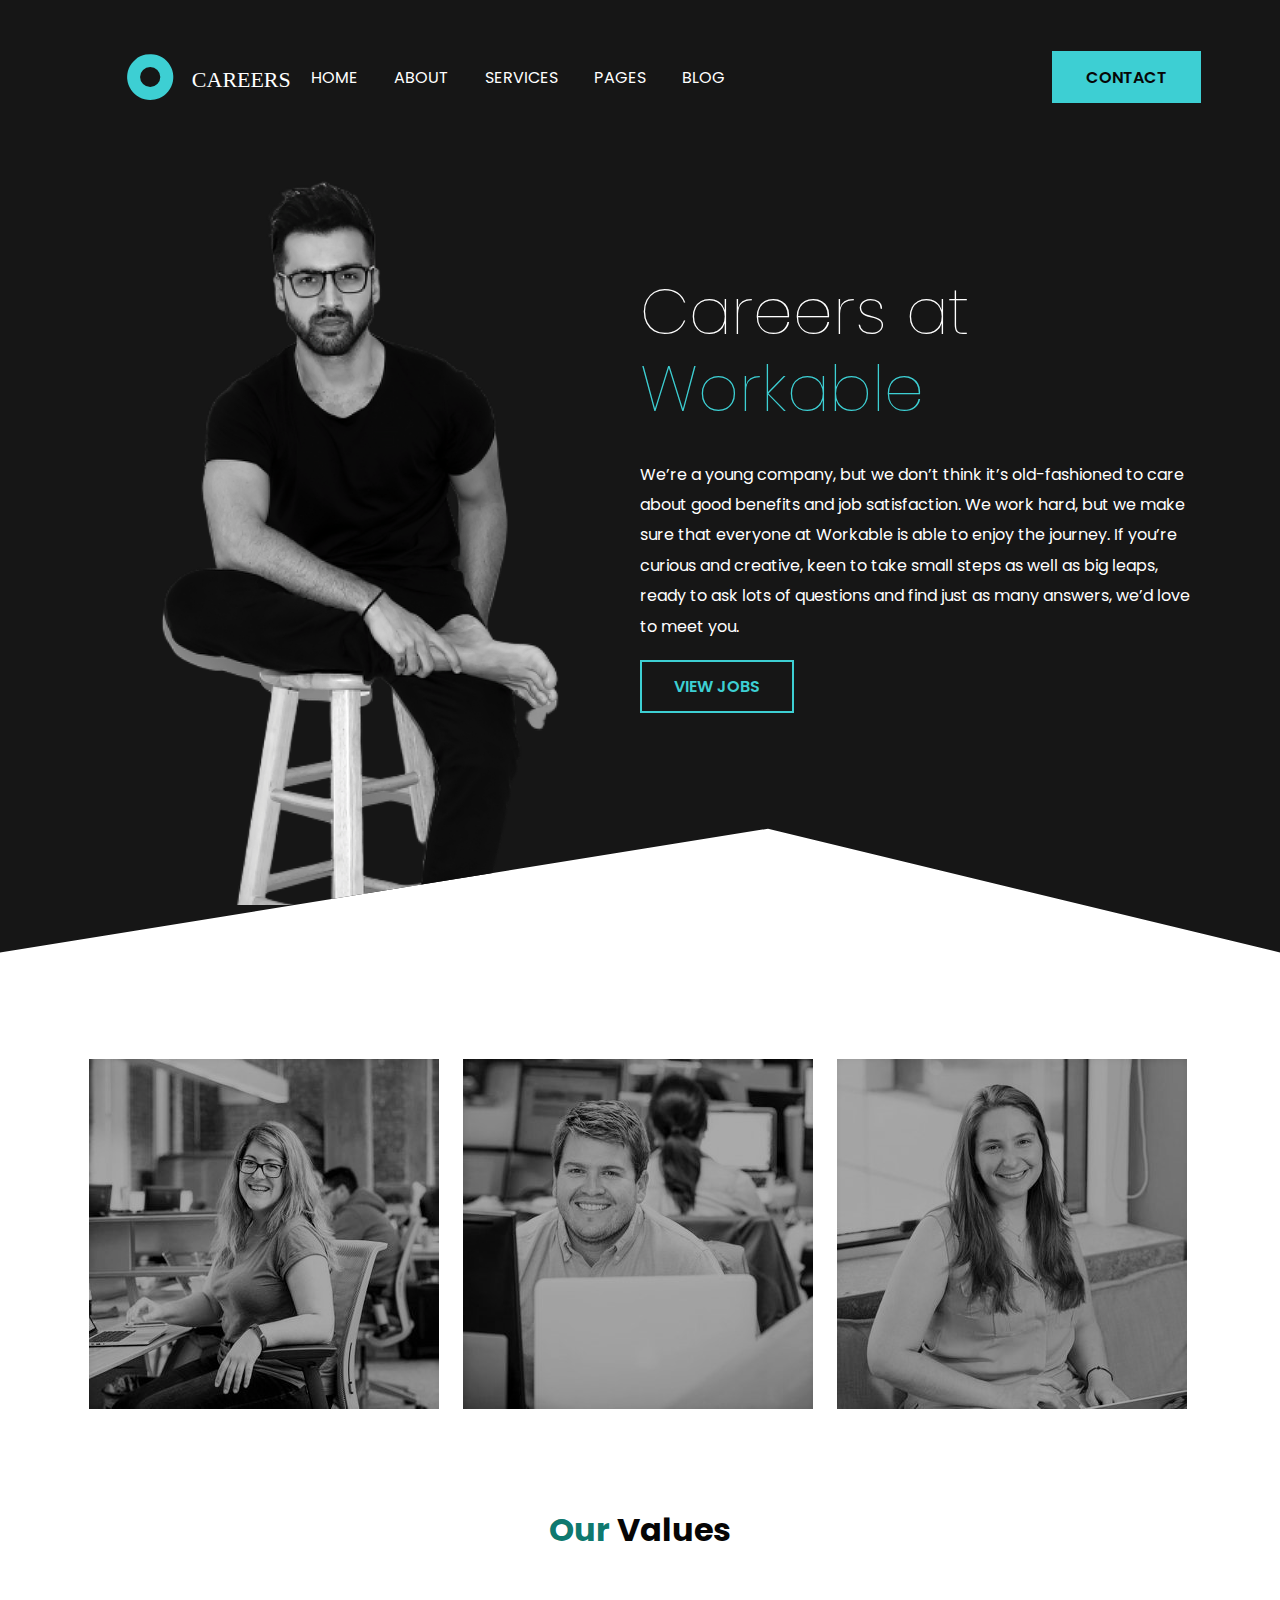
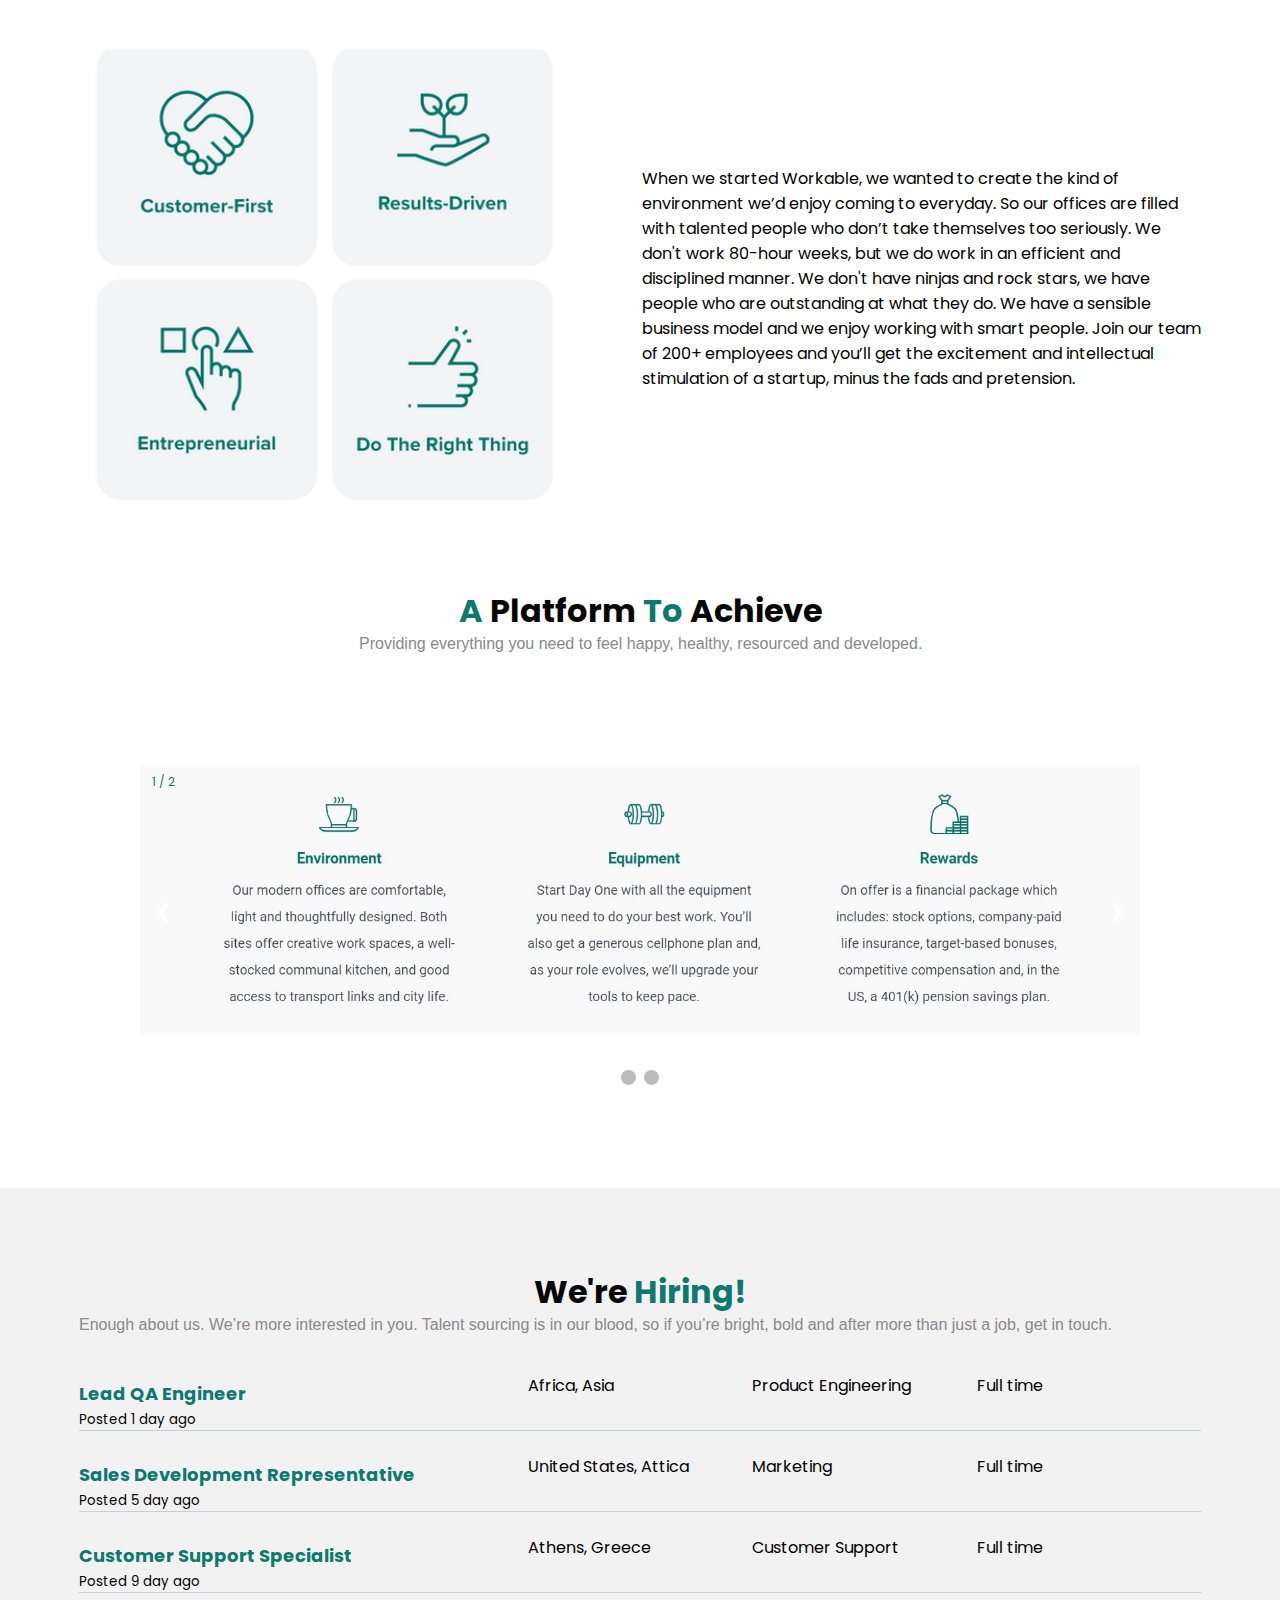
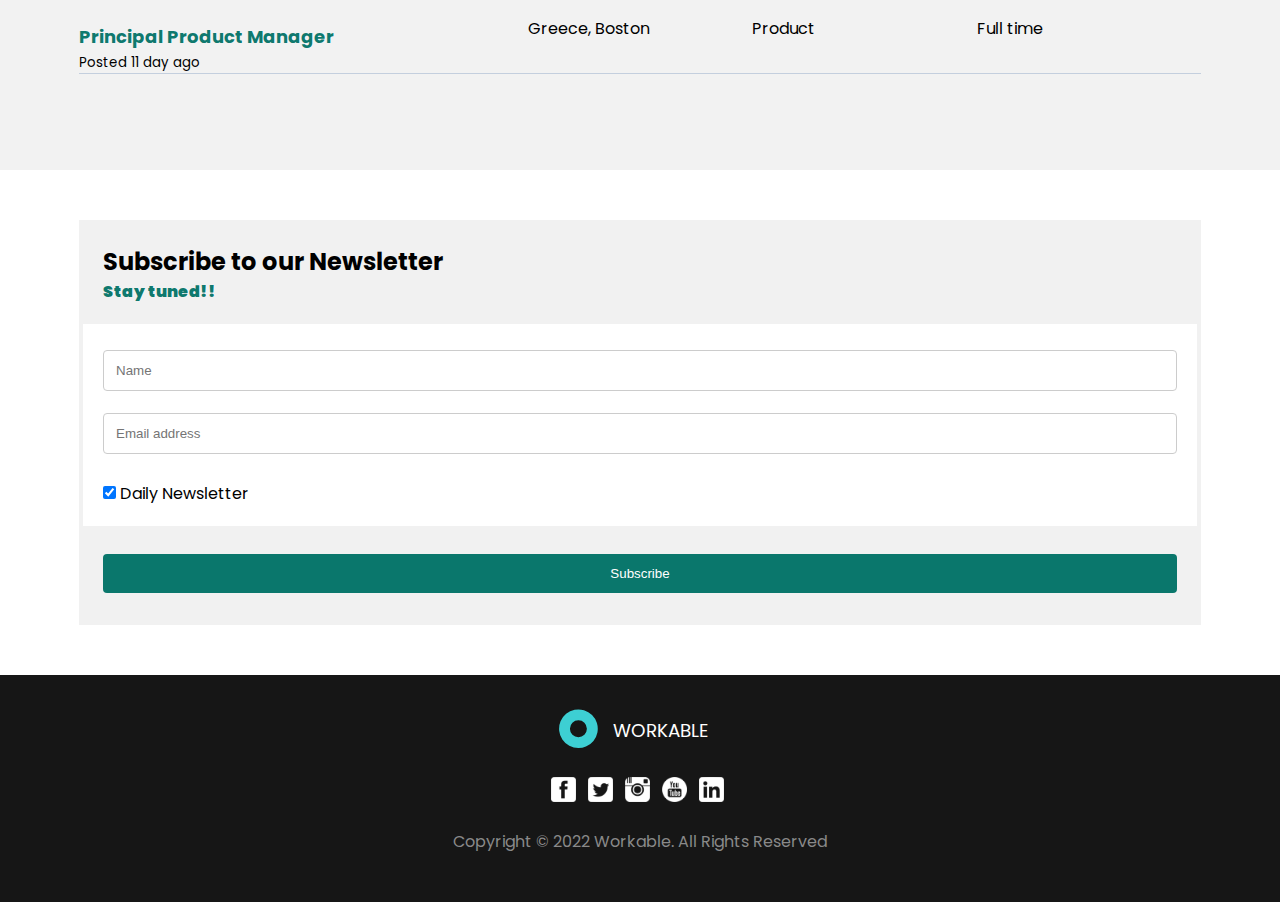
<file: index.html>
<!DOCTYPE html>
<html lang="en">

<head>
    <meta charset="UTF-8">
    <meta http-equiv="X-UA-Compatible" content="IE=edge">
    <meta name="viewport" content="width=device-width, initial-scale=1.0">
    <link rel="stylesheet" href="style.css">
    <link rel="stylesheet" href="util.css">
    <title>Careers</title>
    <link rel="preconnect" href="https://fonts.googleapis.com">
    <link rel="preconnect" href="https://fonts.gstatic.com" crossorigin>
    <link href="https://fonts.googleapis.com/css2?family=Poppins:wght@400;600&display=swap" rel="stylesheet">
    <link rel="stylesheet" href="https://cdnjs.cloudflare.com/ajax/libs/font-awesome/4.7.0/css/font-awesome.min.css">

</head>

<body>
    <!-- Top Navigation Menu -->
    <header>
        <div class="topnav">
            <a href="#home" class="active" style="color: black; background-color: #3DCFD3;">Careers</a>
            <!-- Navigation links (hidden by default) -->
            <div id="myLinks">
                <a href="#">Home</a>
                <a href="#">About</a>
                <a href="#">Services</a>
                <a href="#">Pages</a>
                <a href="#">Blog</a>
            </div>
            <!-- "Hamburger menu" / "Bar icon" to toggle the navigation links -->
            <a href="javascript:void(0);" class="icon" onclick="myFunction()">
                <i class="fa fa-bars"></i>
            </a>
        </div>
        <div class="container">
            <nav id="main-nav" class="flex items-center justify-between">
                <div class="left flex items-center">
                    <div class="branding"></div>
                    <img src="./images/logo.svg" alt="">
                    <div>
                        <a href="#">Home</a>
                        <a href="#">About</a>
                        <a href="#">Services</a>
                        <a href="#">Pages</a>
                        <a href="#">Blog</a>
                    </div>
                </div>
                <div class="right">
                    <a class="btn btn-primary" role="button" href="form.html" style="text-decoration: none;" target="_blank">Contact</a>
                </div>
            </nav>
            <div class="hero flex items-center justify-between">
                <div class="left flex-1 flex justify-center">
                    <img src="./images/man.png" alt=" ">
                </div>
                <div class="right flex-1 ">
                    <h1>Careers at <span>Workable</span></h1>
                    <p>We’re a young company, but we don’t think it’s old-fashioned to care about good benefits and job satisfaction. We work hard, but we make sure that everyone at Workable is able to enjoy the journey. If you’re curious and creative, keen
                        to take small steps as well as big leaps, ready to ask lots of questions and find just as many answers, we’d love to meet you.</p>
                    <div>
                        <a class="btn btn-secondary " role="button " href="#jobs " style="text-decoration: none; ">View jobs</a>
                    </div>
                </div>
            </div>
        </div>
    </header>
    <section class="about ">
        <div class="container ">
            <div>
                <img src="./images/1.jpeg " style="margin: 10px; " alt=" ">
                <img src="./images/2.jpeg " style="margin: 10px; " alt=" ">
                <img src="./images/3.jpeg " style="margin: 10px; " alt=" ">
            </div>
    </section>
    <h1 class="section-heading "><span>Our</span> Values</h1>
    <section class="values ">
        <div class="container flex items-center ">
            <div class="flex-1 ">
                <img class="val " src="./images/11.png " alt=" ">
            </div>
            <div class="flex-1 ">
                <p>When we started Workable, we wanted to create the kind of environment we’d enjoy coming to everyday. So our offices are filled with talented people who don’t take themselves too seriously. We don't work 80-hour weeks, but we do work in
                    an efficient and disciplined manner. We don't have ninjas and rock stars, we have people who are outstanding at what they do. We have a sensible business model and we enjoy working with smart people. Join our team of 200+ employees
                    and you’ll get the excitement and intellectual stimulation of a startup, minus the fads and pretension.</p>
            </div>
        </div>
    </section>
    <div class="container ">
        <h1 class="section-heading">
            <span>A</span> Platform <span>To</span> Achieve</h1>
        <p style="padding-left: 280px; ">
            Providing everything you need to feel happy, healthy, resourced and developed.
        </p>
    </div>
    <section>
        <!-- Slideshow container -->
        <div class=" slideshow-container ">

            <!-- Full-width images with number and caption text -->
            <div class="mySlides fade ">
                <div class="numbertext " style="color: #007166f5; ">1 / 2</div>
                <img src="./images/1.2.jpg " style="width:100% ">
            </div>

            <div class="mySlides fade ">
                <div class="numbertext " style="color: #007166f5; ">2 / 2</div>
                <img src="./images/1.3.jpg " style="width:100% ">
            </div>

            <!-- Next and previous buttons -->
            <a class="prev " onclick="plusSlides(-1) ">&#10094;</a>
            <a class="next " onclick="plusSlides(1) ">&#10095;</a>
        </div>
        <br>

        <!-- The dots/circles -->
        <div style="text-align:center ">
            <span class="dot " onclick="currentSlide(1) "></span>
            <span class="dot " onclick="currentSlide(2) "></span>
        </div>
    </section>
    <section class="work " id="jobs">
        <div class="container ">
            <h1 class="section-heading ">We're <span>Hiring!</span></h1>
            <p>Enough about us. We’re more interested in you. Talent sourcing is in our blood, so if you’re bright, bold and after more than just a job, get in touch.</p>
            <div class="job-list ">
                <ul class="job-ul ">
                    <li class="list ">
                        <a style="color:black " class="list-a " href=#></a>
                        <div>
                            <h2 class="list-h2 ">
                                <span style="color: #007166f5; ">Lead QA Engineer</span>
                            </h2>
                            <small style="display: block; ">
                            Posted 1 day ago
                        </small>
                        </div>
                        <span class="list-span ">Africa, Asia</span>
                        <span>Product Engineering</span>
                        <span>Full time</span>
                    </li>
                    <li class="list ">
                        <a style="color:black " class="list-a " href=#></a>
                        <div>
                            <h2 class="list-h2 ">
                                <span style="color: #007166f5; ">Sales Development Representative</span>
                            </h2>
                            <small style="display: block; ">
                            Posted 5 day ago
                        </small>
                        </div>
                        <span class="list-span ">United States, Attica</span>
                        <span>Marketing</span>
                        <span>Full time</span>
                    </li>
                    <li class="list ">
                        <a style="color:black " class="list-a " href=#></a>
                        <div>
                            <h2 class="list-h2 ">
                                <span style="color: #007166f5; ">Customer Support Specialist</span>
                            </h2>
                            <small style="display: block; ">
                            Posted 9 day ago
                        </small>
                        </div>
                        <span class="list-span ">Athens, Greece</span>
                        <span>Customer Support</span>
                        <span>Full time</span>
                    </li>
                    <li class="list ">
                        <a style="color:black " class="list-a " href=#></a>
                        <div>
                            <h2 class="list-h2 ">
                                <span style="color: #007166f5; ">Principal Product Manager</span>
                            </h2>
                            <small style="display: block; ">
                            Posted 11 day ago
                        </small>
                        </div>
                        <span class="list-span ">Greece, Boston</span>
                        <span>Product</span>
                        <span>Full time</span>
                    </li>
                </ul>
            </div>
            <style>
                .job-list {
                    display: flex;
                    flex-direction: column;
                }
                
                .job-ul {
                    position: relative;
                    line-height: 1.5;
                }
                
                .list {
                    position: relative;
                    display: flex;
                    justify-content: space-between;
                    border-bottom: 1px solid #c4cfde;
                    margin-top: 24px;
                }
                
                .list .list-a {
                    position: absolute;
                    top: 0;
                    right: 0;
                    left: 0;
                    bottom: 0;
                    display: block;
                }
                
                .list>div {
                    flex-basis: 40%;
                }
                
                .list .list-h2 {
                    margin-right: 16px;
                }
                
                .list .list-h2 span {
                    vertical-align: middle;
                    font-size: 0.75em;
                }
                
                .list .list-span {
                    padding-right: 16px;
                }
                
                .list>span {
                    flex-basis: 20%;
                    box-sizing: border-box;
                }
            </style>
        </div>
    </section>
    <section class="container" style="padding-top: 50px; padding-bottom: 50px; ">
        <form action="action_page.php">
            <div class="container-form">
                <h2>Subscribe to our Newsletter</h2>
                <p style="color: #007166f5; font-weight: 900;">Stay tuned!!</p>
            </div>

            <div class="container-form" style="background-color:white">
                <input type="text" placeholder="Name" name="name" required>
                <input type="text" placeholder="Email address" name="mail" required>
                <label>
                <input type="checkbox" checked="checked" name="subscribe"> Daily Newsletter
              </label>
            </div>

            <div class="container-form">
                <input type="submit" value="Subscribe">
            </div>
        </form>
    </section>
    <footer>
        <svg xmlns="http://www.w3.org/2000/svg " width="154.136 " height="43.36 " viewBox="0 0 184.136 46.36 " class="logo " style="margin-right: 0.5rem; ">
                <g id="Logo " transform="translate(-258.98 -51.39) " style="isolation: isolate ">
                  <path id="Layer_14 " data-name="Layer 14 " d="M282.16,97.75a23.108,23.108,0,1,1,9.023-1.822A23.034,23.034,0,0,1,282.16,97.75Zm0-33.3A10.12,10.12,0,1,0,292.28,74.57,10.132,10.132,0,0,0,282.16,64.45Z " fill="#3dcfd3 "/>
                  <text id="Creative " transform="translate(383.116 84.301) " fill="#fff " font-size="22 " font-family="Poppins "><tspan x="-59.248 " y="0 ">WORKABLE</tspan></text>
                </g>
        </svg>
        <div style="padding-right: 5px;">
            <a href="# "><img src="./images/fb1.png " height="25 " width="25 " style="margin: 4px; " alt=" "></a>
            <a href="# "><img src="./images/twitter-3-xl.png " height="25 " width="25 " style="margin: 4px; " alt=" "></a>
            <a href="# "><img src="./images/instagram-xl.png " height="25 " width="25 " style="margin: 4px; " alt=" "></a>
            <a href="# "><img src="./images/youtube-4-xl.png " height="25 " width="25 " style="margin: 4px; " alt=" "></a>
            <a href="# "><img src="./images/linkedin-3-xl.png " height="25 " width="25 " style="margin: 4px; " alt=" "></a>
        </div>
        <div class="copy ">
            Copyright © 2022 Workable. All Rights Reserved
        </div>
    </footer>
    <script>
        var slideIndex = 0;
        showSlides();

        function showSlides() {
            var i;
            var slides = document.getElementsByClassName("mySlides");
            for (i = 0; i < slides.length; i++) {
                slides[i].style.display = "none";
            }
            slideIndex++;
            if (slideIndex > slides.length) {
                slideIndex = 1
            }
            slides[slideIndex - 1].style.display = "block";
            setTimeout(showSlides, 2000); // Change image every 2 seconds
        }
    </script>
    <script>
        /* Toggle between showing and hiding the navigation menu links when the user clicks on the hamburger menu / bar icon */
        function myFunction() {
            var x = document.getElementById("myLinks");
            if (x.style.display === "block") {
                x.style.display = "none";
            } else {
                x.style.display = "block";
            }
        }
    </script>
</body>

</html>
</file>
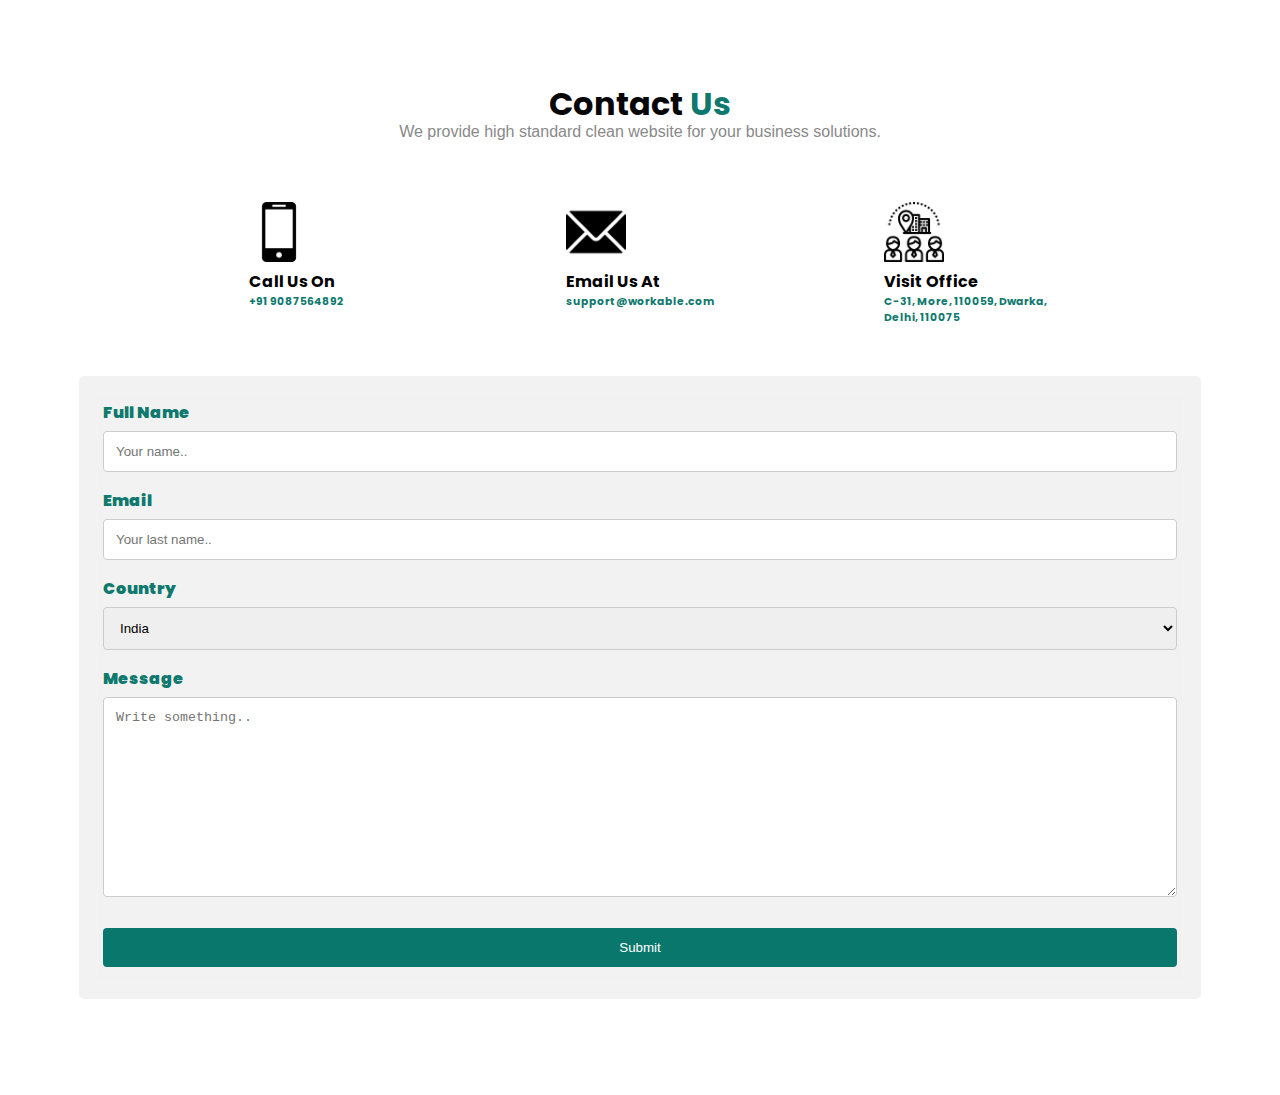
<file: form.html>
<!DOCTYPE html>
<html lang="en">

<head>
    <meta charset="UTF-8">
    <meta http-equiv="X-UA-Compatible" content="IE=edge">
    <meta name="viewport" content="width=device-width, initial-scale=1.0">
    <link rel="stylesheet" href="style.css">
    <link rel="stylesheet" href="util.css">
    <link rel="preconnect" href="https://fonts.gstatic.com" crossorigin>
    <link href="https://fonts.googleapis.com/css2?family=Poppins:wght@400;600&display=swap" rel="stylesheet">
    <link rel="stylesheet" href="https://cdnjs.cloudflare.com/ajax/libs/font-awesome/4.7.0/css/font-awesome.min.css">

    <title>ContactUs</title>
</head>

<body>
    <section class="contact">
        <div class="container">
            <h1 class="section-heading">Contact <span>Us</span></h1>
            <p class="section-heading" style="padding-bottom: 50px;">We provide high standard clean website for your business solutions.</p>
            <div class="card-wrapper" style="padding-bottom: 50px; padding-left: 170px;">
                <div class="card">
                    <img src="./images/cell-phone.png" style="height: 60px; width: 60px;">
                    <h4>Call Us On</h4>
                    <h6 style="color: #007166f5;">+91 9087564892</h6>
                </div>
                <div class="card">
                    <img src="./images/email.png" style="height: 60px; width: 60px;">
                    <h4>Email Us At</h4>
                    <h6 style="color: #007166f5;">support@workable.com</h6>
                </div>
                <div class="card">
                    <img src="./images/visitor.png" style="height: 60px; width: 60px;">
                    <h4>Visit Office</h4>
                    <h6 style="color: #007166f5;">C-31, More, 110059, Dwarka,
                        <br> Delhi, 110075</h6>
                </div>
            </div>
            <div class="container-fo container">
                <form action="action_page.php">

                    <label for="fname" style="color: #007166f5; font-weight: 900;">Full Name</label>
                    <input type="text" id="fname" name="firstname" placeholder="Your name..">

                    <label for="lname" style="color: #007166f5; font-weight: 900;">Email</label>
                    <input type="text" id="lname" name="lastname" placeholder="Your last name..">

                    <label for="country" style="color: #007166f5; font-weight: 900;">Country</label>
                    <select id="country" name="country">
                <option value="australia">India</option>
                <option value="canada">Canada</option>
                <option value="usa">USA</option>
              </select>

                    <label for="subject" style="color: #007166f5; font-weight: 900;">Message</label>
                    <textarea id="subject" name="subject" placeholder="Write something.." style="height:200px"></textarea>

                    <input type="submit" value="Submit">

                </form>
            </div>
</body>

</html>
</file>
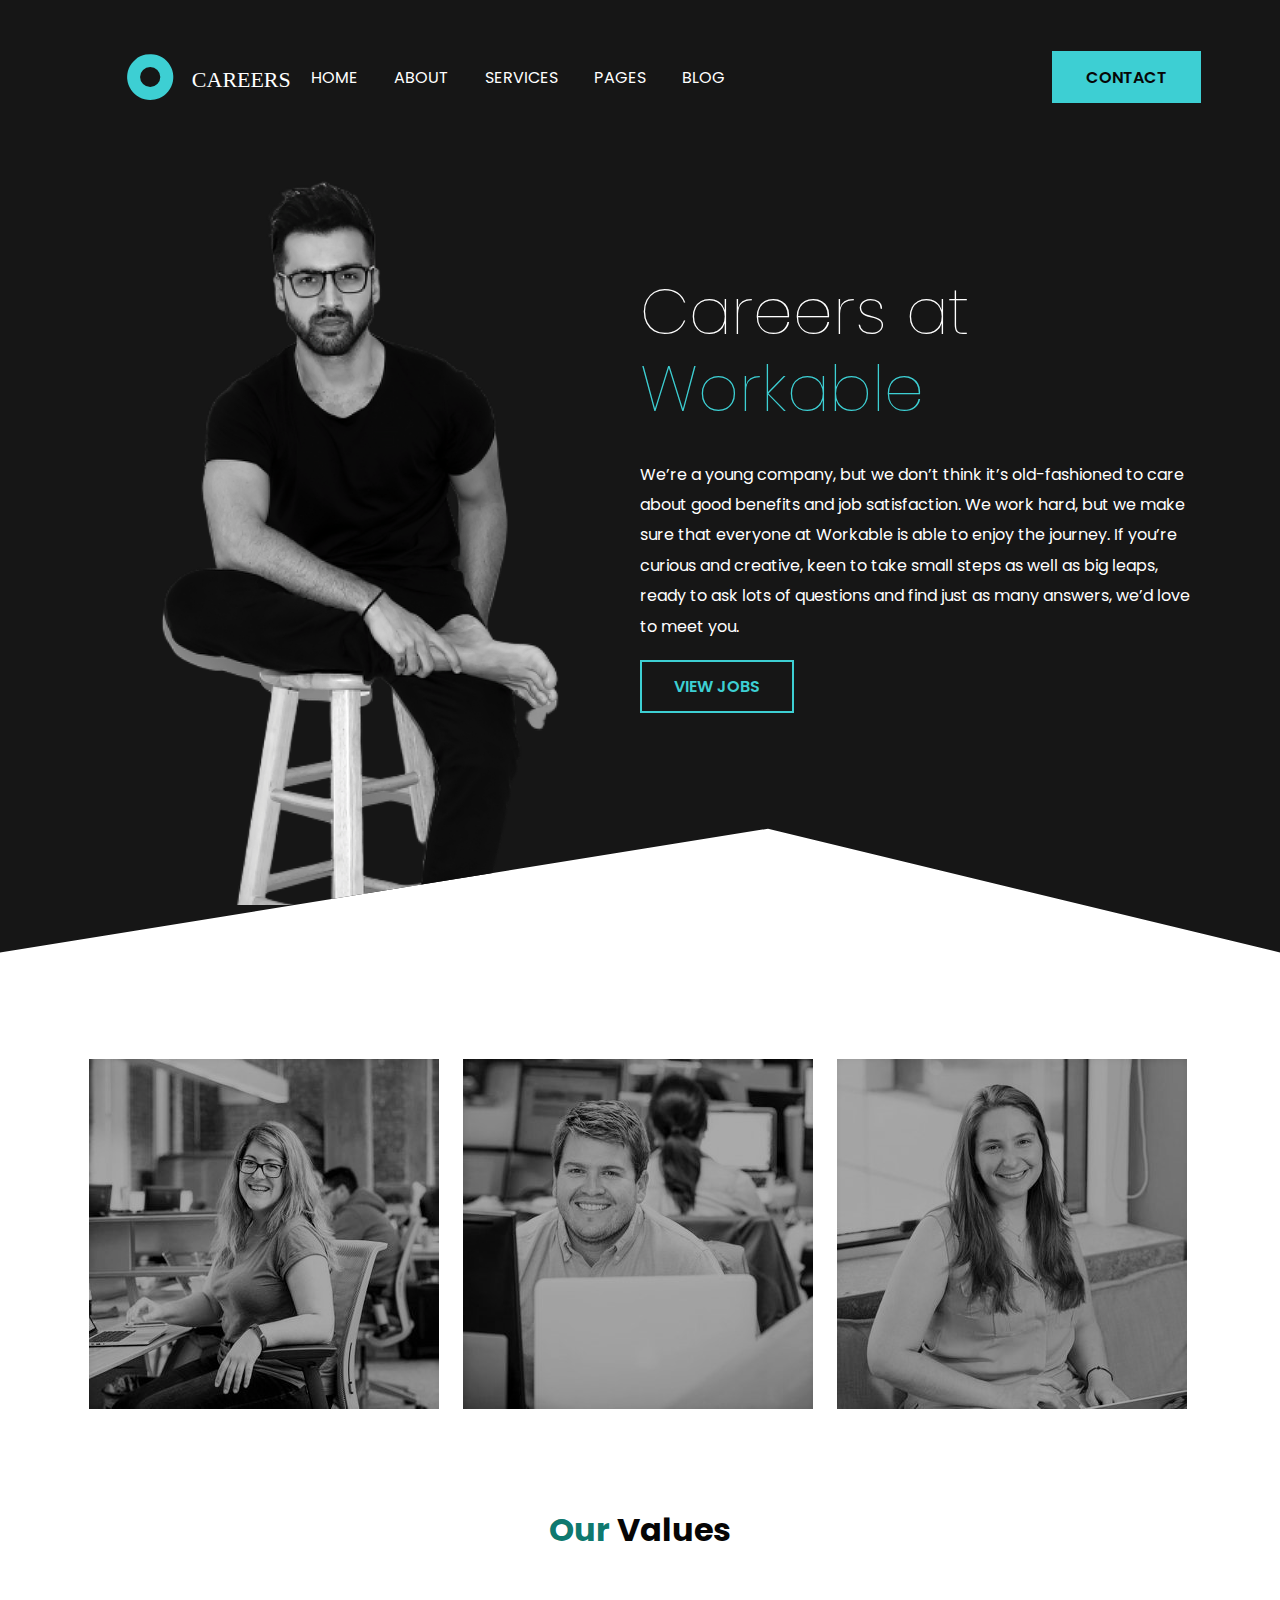
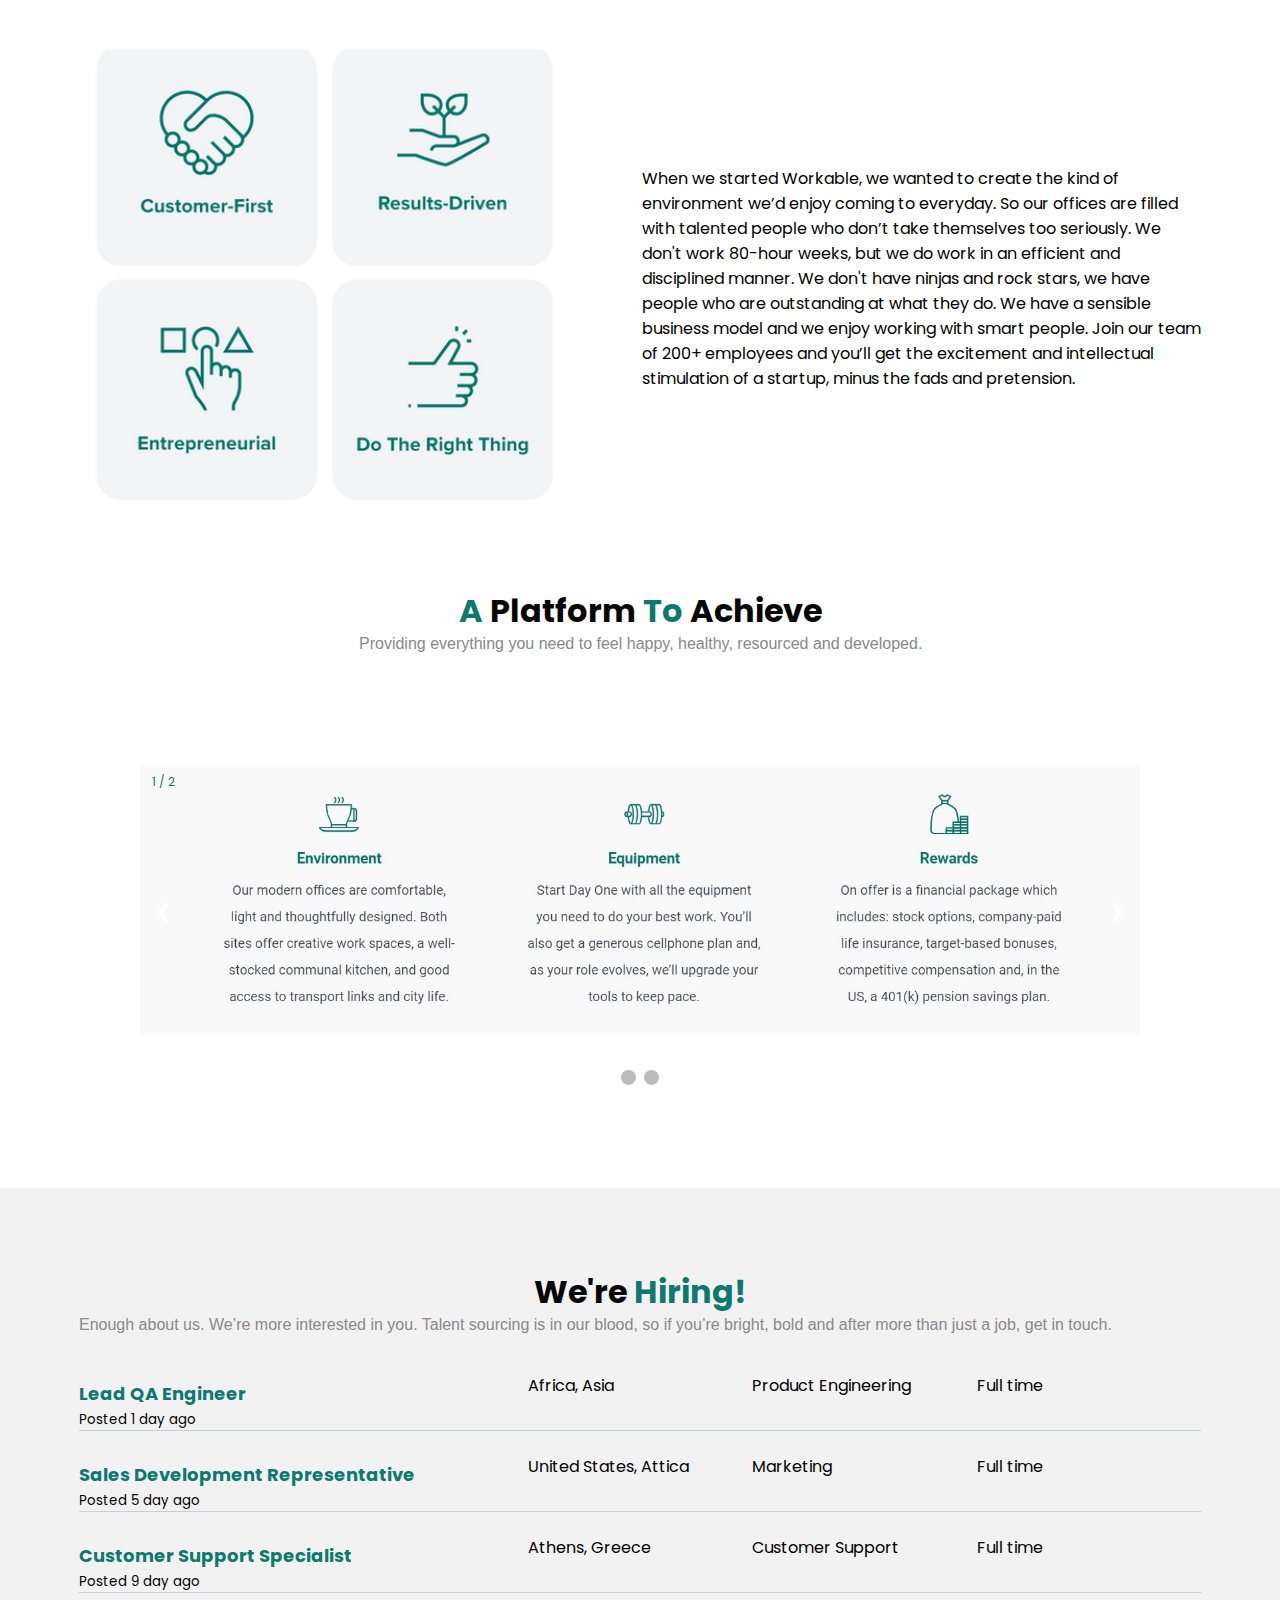
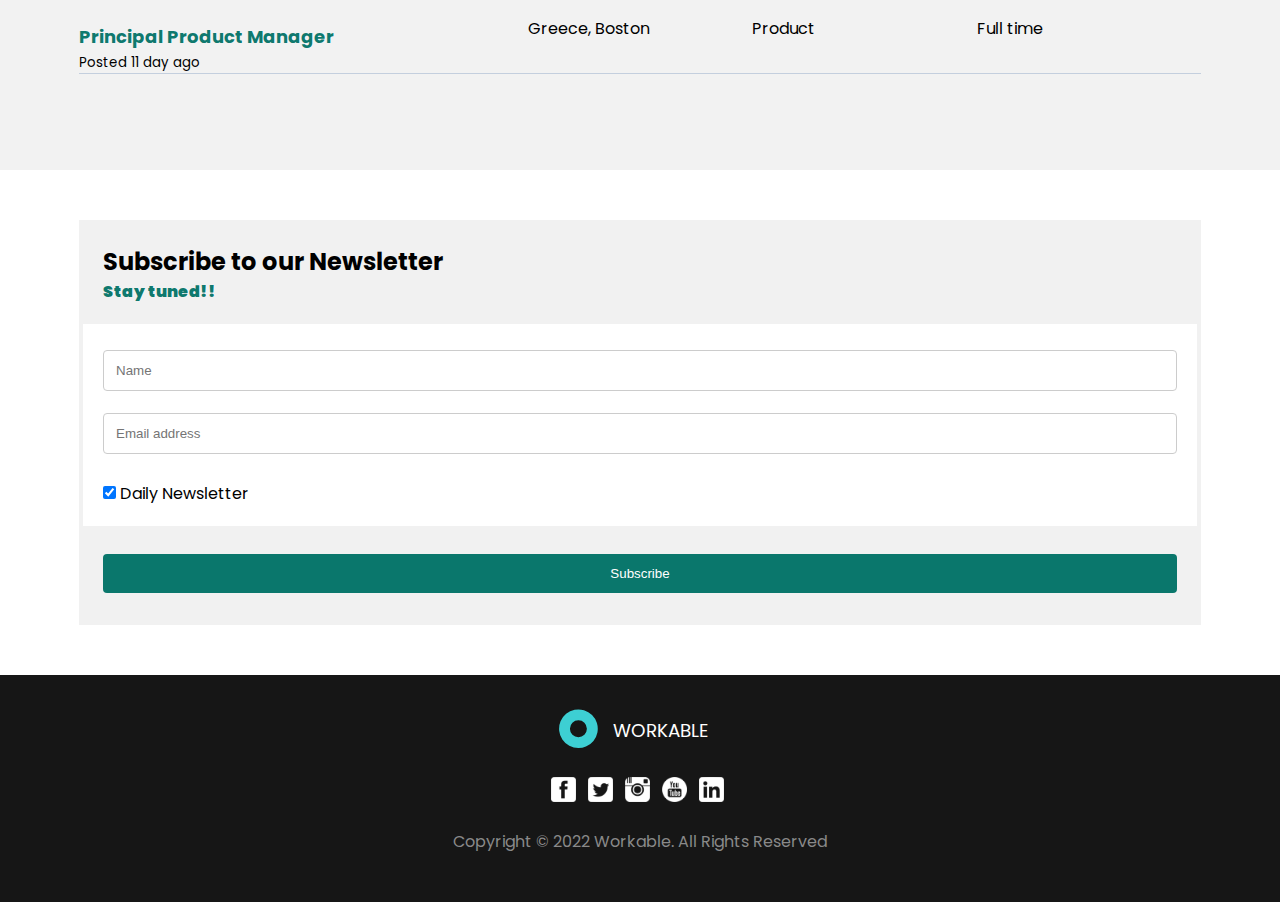
<file: main.html>
<!DOCTYPE html>
<html lang="en">

<head>
    <meta charset="UTF-8">
    <meta http-equiv="X-UA-Compatible" content="IE=edge">
    <meta name="viewport" content="width=device-width, initial-scale=1.0">
    <link rel="stylesheet" href="style.css">
    <link rel="stylesheet" href="util.css">
    <title>Careers</title>
    <link rel="preconnect" href="https://fonts.googleapis.com">
    <link rel="preconnect" href="https://fonts.gstatic.com" crossorigin>
    <link href="https://fonts.googleapis.com/css2?family=Poppins:wght@400;600&display=swap" rel="stylesheet">
    <link rel="stylesheet" href="https://cdnjs.cloudflare.com/ajax/libs/font-awesome/4.7.0/css/font-awesome.min.css">

</head>

<body>
    <!-- Top Navigation Menu -->
    <header>
        <div class="topnav">
            <a href="#home" class="active" style="color: black; background-color: #3DCFD3;">Careers</a>
            <!-- Navigation links (hidden by default) -->
            <div id="myLinks">
                <a href="#">Home</a>
                <a href="#">About</a>
                <a href="#">Services</a>
                <a href="#">Pages</a>
                <a href="#">Blog</a>
            </div>
            <!-- "Hamburger menu" / "Bar icon" to toggle the navigation links -->
            <a href="javascript:void(0);" class="icon" onclick="myFunction()">
                <i class="fa fa-bars"></i>
            </a>
        </div>
        <div class="container">
            <nav id="main-nav" class="flex items-center justify-between">
                <div class="left flex items-center">
                    <div class="branding"></div>
                    <img src="./images/logo.svg" alt="">
                    <div>
                        <a href="#">Home</a>
                        <a href="#">About</a>
                        <a href="#">Services</a>
                        <a href="#">Pages</a>
                        <a href="#">Blog</a>
                    </div>
                </div>
                <div class="right">
                    <a class="btn btn-primary" role="button" href="form.html" style="text-decoration: none;" target="_blank">Contact</a>
                </div>
            </nav>
            <div class="hero flex items-center justify-between">
                <div class="left flex-1 flex justify-center">
                    <img src="./images/man.png" alt=" ">
                </div>
                <div class="right flex-1 ">
                    <h1>Careers at <span>Workable</span></h1>
                    <p>We’re a young company, but we don’t think it’s old-fashioned to care about good benefits and job satisfaction. We work hard, but we make sure that everyone at Workable is able to enjoy the journey. If you’re curious and creative, keen
                        to take small steps as well as big leaps, ready to ask lots of questions and find just as many answers, we’d love to meet you.</p>
                    <div>
                        <a class="btn btn-secondary " role="button " href="#jobs " style="text-decoration: none; ">View jobs</a>
                    </div>
                </div>
            </div>
        </div>
    </header>
    <section class="about ">
        <div class="container ">
            <div>
                <img src="./images/1.jpeg " style="margin: 10px; " alt=" ">
                <img src="./images/2.jpeg " style="margin: 10px; " alt=" ">
                <img src="./images/3.jpeg " style="margin: 10px; " alt=" ">
            </div>
    </section>
    <h1 class="section-heading "><span>Our</span> Values</h1>
    <section class="values ">
        <div class="container flex items-center ">
            <div class="flex-1 ">
                <img class="val " src="./images/11.png " alt=" ">
            </div>
            <div class="flex-1 ">
                <p>When we started Workable, we wanted to create the kind of environment we’d enjoy coming to everyday. So our offices are filled with talented people who don’t take themselves too seriously. We don't work 80-hour weeks, but we do work in
                    an efficient and disciplined manner. We don't have ninjas and rock stars, we have people who are outstanding at what they do. We have a sensible business model and we enjoy working with smart people. Join our team of 200+ employees
                    and you’ll get the excitement and intellectual stimulation of a startup, minus the fads and pretension.</p>
            </div>
        </div>
    </section>
    <div class="container ">
        <h1 class="section-heading">
            <span>A</span> Platform <span>To</span> Achieve</h1>
        <p style="padding-left: 280px; ">
            Providing everything you need to feel happy, healthy, resourced and developed.
        </p>
    </div>
    <section>
        <!-- Slideshow container -->
        <div class=" slideshow-container ">

            <!-- Full-width images with number and caption text -->
            <div class="mySlides fade ">
                <div class="numbertext " style="color: #007166f5; ">1 / 2</div>
                <img src="./images/1.2.jpg " style="width:100% ">
            </div>

            <div class="mySlides fade ">
                <div class="numbertext " style="color: #007166f5; ">2 / 2</div>
                <img src="./images/1.3.jpg " style="width:100% ">
            </div>

            <!-- Next and previous buttons -->
            <a class="prev " onclick="plusSlides(-1) ">&#10094;</a>
            <a class="next " onclick="plusSlides(1) ">&#10095;</a>
        </div>
        <br>

        <!-- The dots/circles -->
        <div style="text-align:center ">
            <span class="dot " onclick="currentSlide(1) "></span>
            <span class="dot " onclick="currentSlide(2) "></span>
        </div>
    </section>
    <section class="work " id="jobs">
        <div class="container ">
            <h1 class="section-heading ">We're <span>Hiring!</span></h1>
            <p>Enough about us. We’re more interested in you. Talent sourcing is in our blood, so if you’re bright, bold and after more than just a job, get in touch.</p>
            <div class="job-list ">
                <ul class="job-ul ">
                    <li class="list ">
                        <a style="color:black " class="list-a " href=#></a>
                        <div>
                            <h2 class="list-h2 ">
                                <span style="color: #007166f5; ">Lead QA Engineer</span>
                            </h2>
                            <small style="display: block; ">
                            Posted 1 day ago
                        </small>
                        </div>
                        <span class="list-span ">Africa, Asia</span>
                        <span>Product Engineering</span>
                        <span>Full time</span>
                    </li>
                    <li class="list ">
                        <a style="color:black " class="list-a " href=#></a>
                        <div>
                            <h2 class="list-h2 ">
                                <span style="color: #007166f5; ">Sales Development Representative</span>
                            </h2>
                            <small style="display: block; ">
                            Posted 5 day ago
                        </small>
                        </div>
                        <span class="list-span ">United States, Attica</span>
                        <span>Marketing</span>
                        <span>Full time</span>
                    </li>
                    <li class="list ">
                        <a style="color:black " class="list-a " href=#></a>
                        <div>
                            <h2 class="list-h2 ">
                                <span style="color: #007166f5; ">Customer Support Specialist</span>
                            </h2>
                            <small style="display: block; ">
                            Posted 9 day ago
                        </small>
                        </div>
                        <span class="list-span ">Athens, Greece</span>
                        <span>Customer Support</span>
                        <span>Full time</span>
                    </li>
                    <li class="list ">
                        <a style="color:black " class="list-a " href=#></a>
                        <div>
                            <h2 class="list-h2 ">
                                <span style="color: #007166f5; ">Principal Product Manager</span>
                            </h2>
                            <small style="display: block; ">
                            Posted 11 day ago
                        </small>
                        </div>
                        <span class="list-span ">Greece, Boston</span>
                        <span>Product</span>
                        <span>Full time</span>
                    </li>
                </ul>
            </div>
            <style>
                .job-list {
                    display: flex;
                    flex-direction: column;
                }
                
                .job-ul {
                    position: relative;
                    line-height: 1.5;
                }
                
                .list {
                    position: relative;
                    display: flex;
                    justify-content: space-between;
                    border-bottom: 1px solid #c4cfde;
                    margin-top: 24px;
                }
                
                .list .list-a {
                    position: absolute;
                    top: 0;
                    right: 0;
                    left: 0;
                    bottom: 0;
                    display: block;
                }
                
                .list>div {
                    flex-basis: 40%;
                }
                
                .list .list-h2 {
                    margin-right: 16px;
                }
                
                .list .list-h2 span {
                    vertical-align: middle;
                    font-size: 0.75em;
                }
                
                .list .list-span {
                    padding-right: 16px;
                }
                
                .list>span {
                    flex-basis: 20%;
                    box-sizing: border-box;
                }
            </style>
        </div>
    </section>
    <section class="container" style="padding-top: 50px; padding-bottom: 50px; ">
        <form action="action_page.php">
            <div class="container-form">
                <h2>Subscribe to our Newsletter</h2>
                <p style="color: #007166f5; font-weight: 900;">Stay tuned!!</p>
            </div>

            <div class="container-form" style="background-color:white">
                <input type="text" placeholder="Name" name="name" required>
                <input type="text" placeholder="Email address" name="mail" required>
                <label>
                <input type="checkbox" checked="checked" name="subscribe"> Daily Newsletter
              </label>
            </div>

            <div class="container-form">
                <input type="submit" value="Subscribe">
            </div>
        </form>
    </section>
    <footer>
        <svg xmlns="http://www.w3.org/2000/svg " width="154.136 " height="43.36 " viewBox="0 0 184.136 46.36 " class="logo " style="margin-right: 0.5rem; ">
                <g id="Logo " transform="translate(-258.98 -51.39) " style="isolation: isolate ">
                  <path id="Layer_14 " data-name="Layer 14 " d="M282.16,97.75a23.108,23.108,0,1,1,9.023-1.822A23.034,23.034,0,0,1,282.16,97.75Zm0-33.3A10.12,10.12,0,1,0,292.28,74.57,10.132,10.132,0,0,0,282.16,64.45Z " fill="#3dcfd3 "/>
                  <text id="Creative " transform="translate(383.116 84.301) " fill="#fff " font-size="22 " font-family="Poppins "><tspan x="-59.248 " y="0 ">WORKABLE</tspan></text>
                </g>
        </svg>
        <div style="padding-right: 5px;">
            <a href="# "><img src="./images/fb1.png " height="25 " width="25 " style="margin: 4px; " alt=" "></a>
            <a href="# "><img src="./images/twitter-3-xl.png " height="25 " width="25 " style="margin: 4px; " alt=" "></a>
            <a href="# "><img src="./images/instagram-xl.png " height="25 " width="25 " style="margin: 4px; " alt=" "></a>
            <a href="# "><img src="./images/youtube-4-xl.png " height="25 " width="25 " style="margin: 4px; " alt=" "></a>
            <a href="# "><img src="./images/linkedin-3-xl.png " height="25 " width="25 " style="margin: 4px; " alt=" "></a>
        </div>
        <div class="copy ">
            Copyright © 2022 Workable. All Rights Reserved
        </div>
    </footer>
    <script>
        var slideIndex = 0;
        showSlides();

        function showSlides() {
            var i;
            var slides = document.getElementsByClassName("mySlides");
            for (i = 0; i < slides.length; i++) {
                slides[i].style.display = "none";
            }
            slideIndex++;
            if (slideIndex > slides.length) {
                slideIndex = 1
            }
            slides[slideIndex - 1].style.display = "block";
            setTimeout(showSlides, 2000); // Change image every 2 seconds
        }
    </script>
    <script>
        /* Toggle between showing and hiding the navigation menu links when the user clicks on the hamburger menu / bar icon */
        function myFunction() {
            var x = document.getElementById("myLinks");
            if (x.style.display === "block") {
                x.style.display = "none";
            } else {
                x.style.display = "block";
            }
        }
    </script>
</body>

</html>
</file>
<file: style.css>
@import url(util.css);
 :root {
    --primary: #3DCFD3;
    --dark: #161616;
    --pure: #FFFFFF;
    --ternary: #898989;
    --light: #F2F2F2;
    --temp: #007166f5;
    --secondary: #070606;
}

body {
    font-family: 'Poppins', sans-serif;
}

* {
    padding: 0;
    margin: 0;
    box-sizing: border-box;
    --wekit-font-smotthing: antialiased;
}

header {
    background: var(--dark);
    clip-path: polygon(0 0, 100% 0, 100% 100%, 60% 87%, 0 100%);
}

.container {
    max-width: 1152px;
    padding: 0 15px;
    margin: 0 auto;
}

header nav .left a {
    color: var(--pure);
    text-decoration: none;
    margin-right: 2rem;
    text-transform: uppercase;
    transition: all .3s ease;
}

header nav .left a:hover {
    color: var(--primary);
}

header nav {
    padding: 2rem 0;
}

header nav .branding {
    margin-right: 3rem;
}

#main-nav {
    padding-top: 0px;
}

.hero {
    padding: 3rem 0;
}

.hero .left img {
    width: 400px;
}

.hero .right {
    color: var(--pure);
}

.hero .right h1 {
    font-size: 4rem;
    font-weight: 100;
    line-height: 1.2;
    margin-bottom: 2rem;
}

.hero .right h1 span {
    color: var(--primary);
}

.hero .right p {
    line-height: 1.9;
    margin-bottom: 2rem;
}

.hero .right {
    margin-top: -7rem;
}

section {
    padding: 6rem 0;
}

section.values .val {
    height: 450px;
}

.section-heading {
    color: var(--secondary);
    text-align: center;
    margin-bottom: 1rem;
    line-height: 0.5;
}

.section-heading span {
    color: var(--temp);
}

.section-heading+p {
    color: var(--ternary);
    font-family: 'Lato', sans-serif;
    margin-bottom: 1rem;
}

section.work {
    background: var(--light);
}

footer {
    background: var(--dark);
    text-align: center;
    padding: 2rem 0;
}

footer .copy {
    color: var(--ternary);
    text-align: center;
    padding: 1rem 0;
}

footer .logo {
    margin-bottom: 1rem;
}

@media screen and (max-width:800px) {
    header #main-nav {
        visibility: hidden;
    }
}


/* Style the navigation menu */

.topnav {
    overflow: hidden;
    background-color: #333;
    position: relative;
}


/* Hide the links inside the navigation menu (except for logo/home) */

@media screen and (min-width: 767px) {
    .topnav {
        visibility: hidden;
    }
}

.topnav #myLinks {
    display: none;
}


/* Style navigation menu links */

.topnav a {
    color: white;
    padding: 14px 16px;
    text-decoration: none;
    font-size: 17px;
    display: block;
}


/* Style the hamburger menu */

.topnav a.icon {
    background: black;
    display: block;
    position: absolute;
    right: 0;
    top: 0;
}


/* Add a grey background color on mouse-over */

.topnav a:hover {
    background-color: #ddd;
    color: black;
}


/* Style the active link (or home/logo) */

.active {
    background-color: var(--primary);
    color: white;
}

.fa {
    color: white;
}

* {
    box-sizing: border-box
}


/* Slideshow container */

.slideshow-container {
    max-width: 1000px;
    position: relative;
    margin: auto;
}


/* Hide the images by default */

.mySlides {
    display: none;
}


/* Next & previous buttons */

.prev,
.next {
    cursor: pointer;
    position: absolute;
    top: 50%;
    width: auto;
    margin-top: -22px;
    padding: 16px;
    color: white;
    font-weight: bold;
    font-size: 18px;
    transition: 0.6s ease;
    border-radius: 0 3px 3px 0;
    user-select: none;
}


/* Position the "next button" to the right */

.next {
    right: 0;
    border-radius: 3px 0 0 3px;
}


/* On hover, add a black background color with a little bit see-through */

.prev:hover,
.next:hover {
    background-color: rgba(0, 0, 0, 0.8);
}


/* Caption text */

.text {
    color: #f2f2f2;
    font-size: 15px;
    padding: 8px 12px;
    position: absolute;
    bottom: 8px;
    width: 100%;
    text-align: center;
}


/* Number text (1/3 etc) */

.numbertext {
    color: #f2f2f2;
    font-size: 12px;
    padding: 8px 12px;
    position: absolute;
    top: 0;
}


/* The dots/bullets/indicators */

.dot {
    cursor: pointer;
    height: 15px;
    width: 15px;
    margin: 0 2px;
    background-color: #bbb;
    border-radius: 50%;
    display: inline-block;
    transition: background-color 0.6s ease;
}

.active,
.dot:hover {
    background-color: #717171;
}


/* Fading animation */

.fade {
    -webkit-animation-name: fade;
    -webkit-animation-duration: 1.5s;
    animation-name: fade;
    animation-duration: 1.5s;
}

@-webkit-keyframes fade {
    from {
        opacity: .4
    }
    to {
        opacity: 1
    }
}

@keyframes fade {
    from {
        opacity: .4
    }
    to {
        opacity: 1
    }
}


/* Style the form element with a border around it */

form {
    border: 4px solid #f1f1f1;
}


/* Add some padding and a grey background color to containers */

.container-form {
    padding: 20px;
    background-color: #f1f1f1;
}


/* Style the input elements and the submit button */

input[type=text],
input[type=submit] {
    width: 100%;
    padding: 12px;
    margin: 8px 0;
    display: inline-block;
    border: 1px solid #ccc;
    box-sizing: border-box;
}


/* Add margins to the checkbox */

input[type=checkbox] {
    margin-top: 16px;
}


/* Style the submit button */

input[type=submit] {
    background-color: #007166f5;
    color: white;
    border: none;
}

input[type=submit]:hover {
    opacity: 0.8;
}

section.contact .card-wrapper {
    display: grid;
    grid-template-columns: repeat(3, 1fr);
}


/* Style inputs with type="text", select elements and textareas */

input[type=text],
select,
textarea {
    width: 100%;
    /* Full width */
    padding: 12px;
    /* Some padding */
    border: 1px solid #ccc;
    /* Gray border */
    border-radius: 4px;
    /* Rounded borders */
    box-sizing: border-box;
    /* Make sure that padding and width stays in place */
    margin-top: 6px;
    /* Add a top margin */
    margin-bottom: 16px;
    /* Bottom margin */
    resize: vertical
    /* Allow the user to vertically resize the textarea (not horizontally) */
}


/* Style the submit button with a specific background color etc */

input[type=submit] {
    background-color: #007166f5;
    color: white;
    padding: 12px 20px;
    border: none;
    border-radius: 4px;
    cursor: pointer;
}


/* When moving the mouse over the submit button, add a darker green color */

input[type=submit]:hover {
    background-color: #007166f5;
}


/* Add a background color and some padding around the form */

.container-fo {
    border-radius: 5px;
    background-color: #f2f2f2;
    padding: 20px;
}
</file>
<file: util.css>
.flex{
    display: flex;
}
.items-center{
    align-items: center;
}
.justify-between{
    justify-content: space-between;
}
.btn{
    padding: 0.8rem 2rem;
    font-size: 1rem;
    font-weight: 600;
    border: 2px solid transparent;
    outline: none;
    cursor: pointer;
    text-transform: uppercase;
    transition: all .3s ease;
    -webkit-transition: all;
    -moz-transition: all;
    -ms-transition: all;
    -o-transition: all;
}
.btn-primary{
    background: var(--primary);
    color: var(--secondary);
}
.btn-primary:hover{
    background: transparent;
    border-color: var(--primary);
    color: var(--primary);
}
.btn-secondary{
    background: transparent;
    color: var(--primary);
    border-color: var(--primary);
}
.btn-secondary:hover{
    background: var(--primary);
    color: var(--secondary);
}
.flex-1{
    flex: 1;
}
.justify-center{
    justify-content: center;
}
</file>
